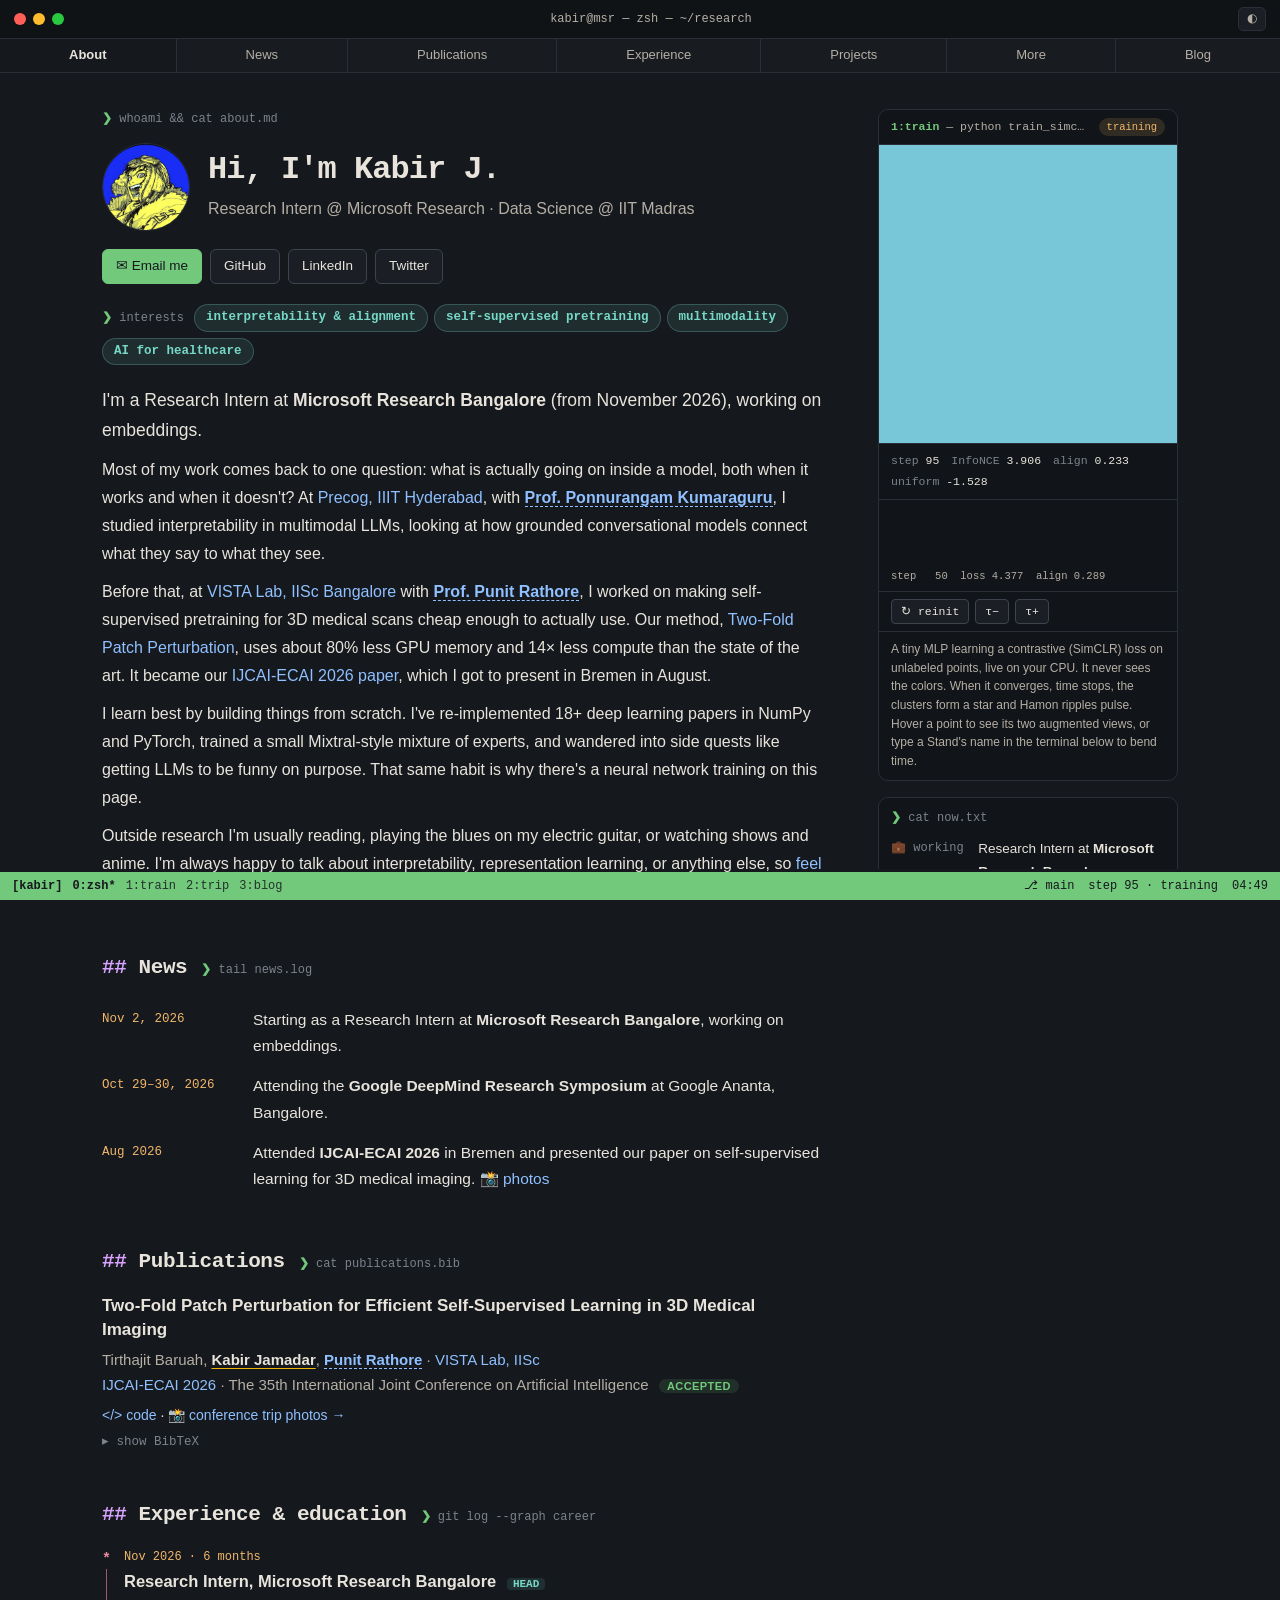
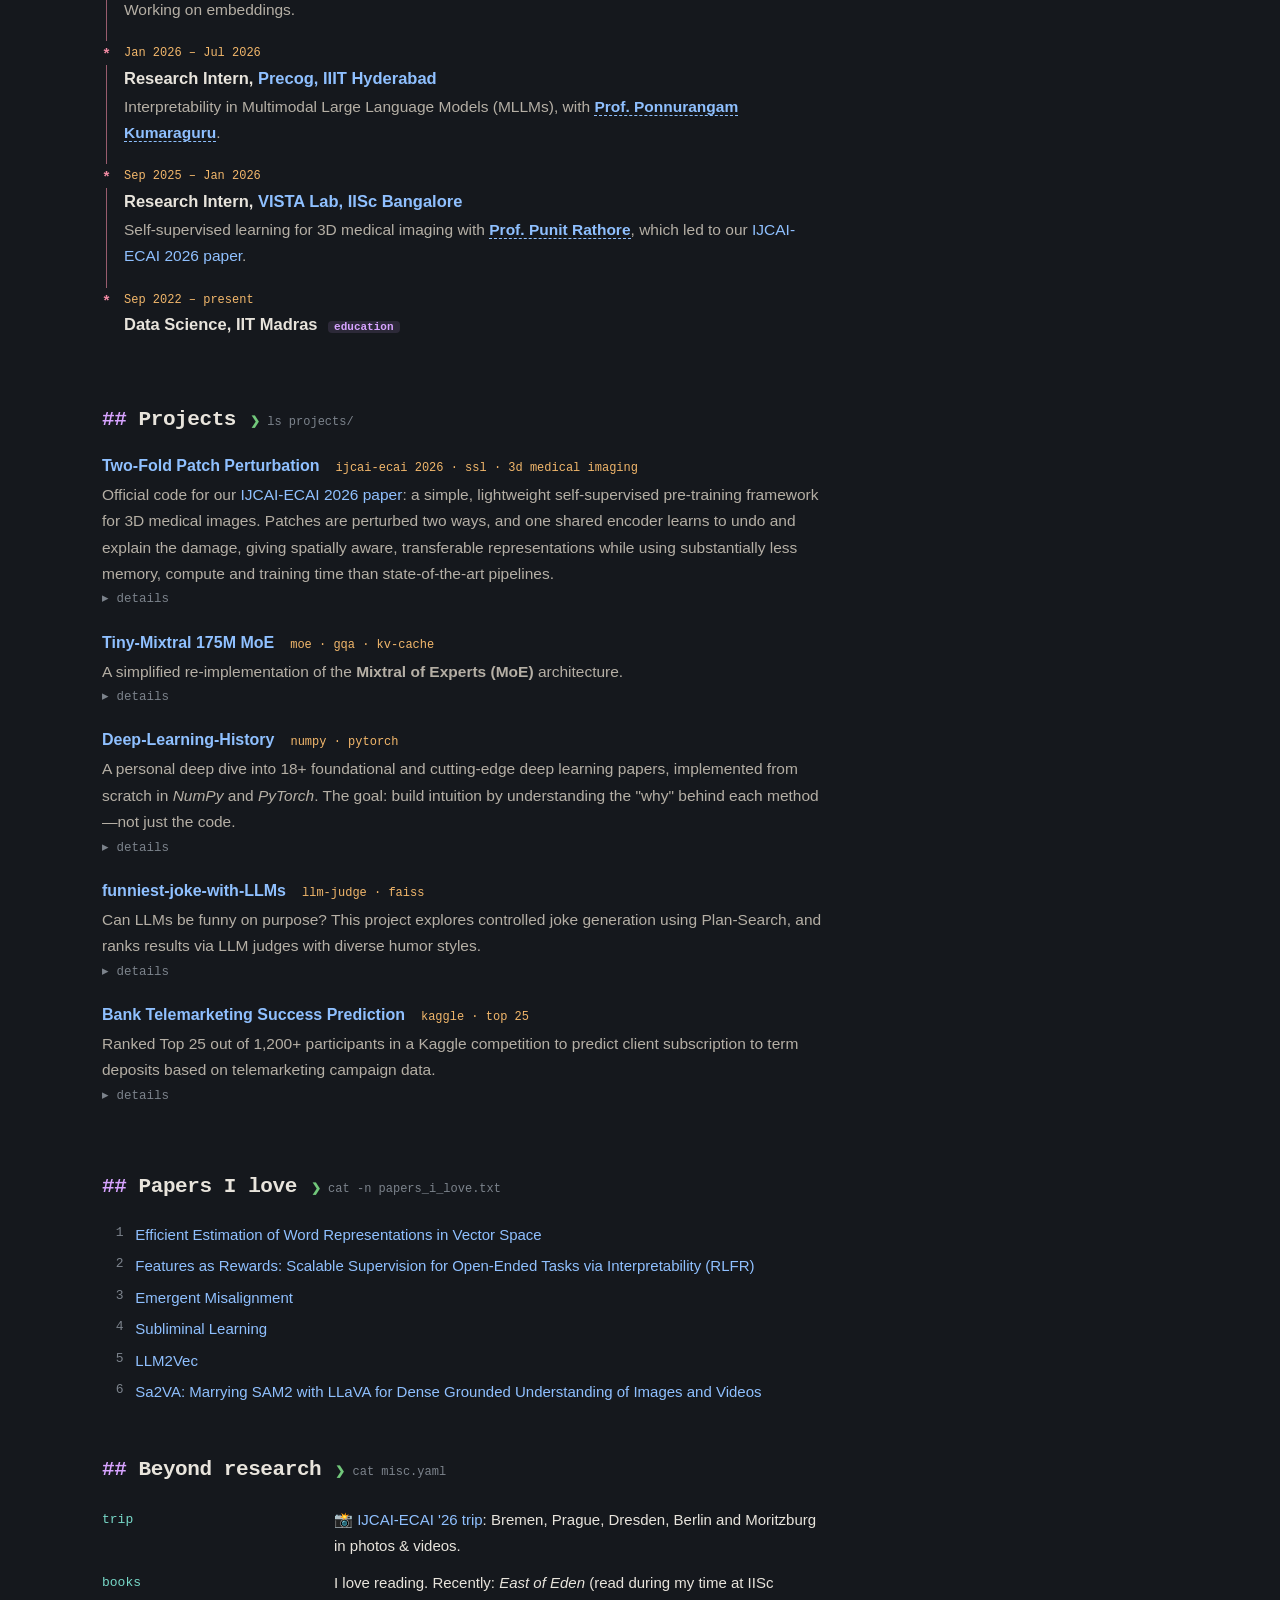
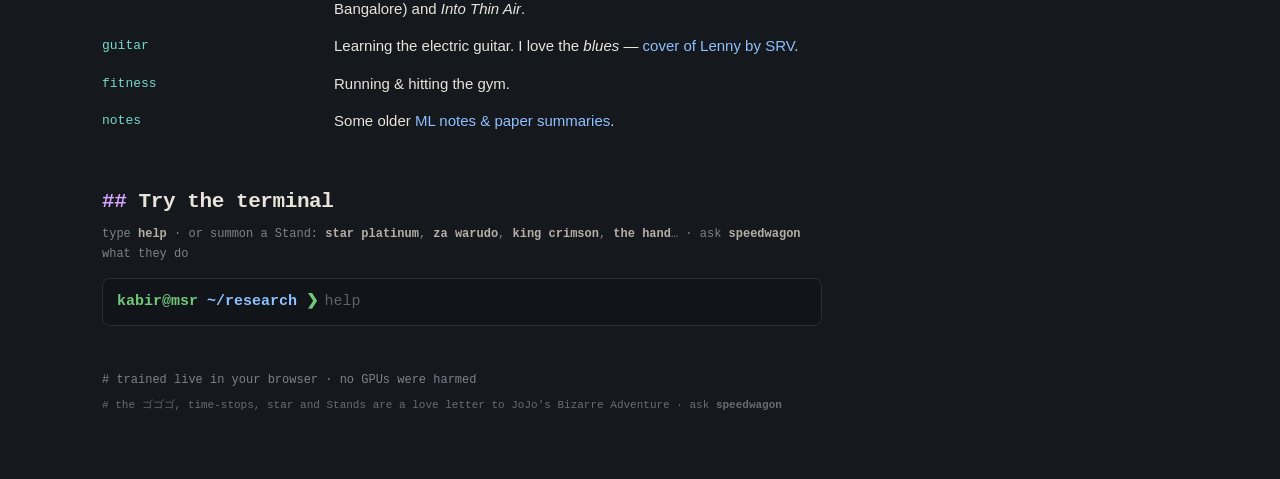
<file: index.html>
<!DOCTYPE html>
<html lang="en">
<head>
    <meta charset="UTF-8">
    <meta name="viewport" content="width=device-width, initial-scale=1.0">
    <link rel="icon" href="static/icon_1.png">
    <title>Kabir J</title>
    <meta name="description" content="Kabir Jamadar — research on interpretability, self-supervised learning, embeddings and multimodal LLMs.">
    <script>
        var t = 'dark';                                   // black by default; ◐ switches and is remembered
        try { t = localStorage.getItem('theme') || t; } catch (e) {}
        document.documentElement.dataset.theme = t;
    </script>
    <link rel="stylesheet" href="styles.css">
</head>
<body>
    <header class="titlebar">
        <div class="titlebar-top">
            <span class="dots" aria-hidden="true"><i></i><i></i><i></i></span>
            <span class="title">kabir@msr — zsh — ~/research</span>
            <button id="theme-toggle" class="theme-btn" type="button" aria-label="Toggle dark mode">◐</button>
        </div>
        <nav class="tabs" aria-label="Sections">
            <a href="#about">About</a>
            <a href="#news">News</a>
            <a href="#publications">Publications</a>
            <a href="#career">Experience</a>
            <a href="#projects">Projects</a>
            <a href="#misc">More</a>
            <a href="blog.html">Blog</a>
        </nav>
    </header>

    <div class="panes">
        <section class="session session-a" aria-label="About">
            <div class="cmd hero" id="about">
                <div class="cmdline"><span class="arrow">❯</span> whoami &amp;&amp; cat about.md</div>
                <div class="who">
                    <img class="avatar" src="static/avatar.jpg" alt="Kabir's avatar" width="88" height="88">
                    <div>
                        <h1>Hi, I'm Kabir J.</h1>
                        <div class="tagline">Research Intern @ Microsoft Research · Data Science @ IIT Madras</div>
                    </div>
                </div>
                <div class="links">
                    <a class="primary" href="mailto:kabir25.dl@gmail.com">✉ Email me</a>
                    <a href="https://github.com/kabir2505">GitHub</a>
                    <a href="https://www.linkedin.com/in/kabir-jamadar-31b679249/">LinkedIn</a>
                    <a href="https://twitter.com/kabir_j25">Twitter</a>
                </div>
                <div class="interests" aria-label="Research interests">
                    <span class="chips-label">interests</span>
                    <span class="chip" title="Understanding what models represent internally, why they behave the way they do, and making them reliably do what we intend.">interpretability &amp; alignment</span>
                    <span class="chip" title="Learning useful representations from unlabeled data, like the model training on this page.">self-supervised pretraining</span>
                    <span class="chip" title="How models tie language to what is actually in an image, and what they rely on when they talk about it.">multimodality</span>
                    <span class="chip" title="Making representation learning cheap and reliable enough for medical imaging, where labels are scarce and expensive.">AI for healthcare</span>
                </div>
                <div class="prose">
                    <p class="lede">I'm a Research Intern at <b>Microsoft Research Bangalore</b> (from November 2026), working on embeddings.</p>
                    <p>Most of my work comes back to one question: what is actually going on inside a model, both when it works and when it doesn't?
                        At <a href="https://precog.iiit.ac.in/">Precog, IIIT Hyderabad</a>, with <a class="prof" href="https://scholar.google.com/citations?user=MfzQyP8AAAAJ&hl=en">Prof. Ponnurangam Kumaraguru</a>, I studied interpretability in multimodal LLMs,
                        looking at how grounded conversational models connect what they say to what they see.</p>
                    <p>Before that, at <a href="https://www.vistalabiisc.com/">VISTA Lab, IISc Bangalore</a> with <a class="prof" href="https://www.vistalabiisc.com/P_portfolio">Prof. Punit Rathore</a>,
                        I worked on making self-supervised pretraining for 3D medical scans cheap enough to actually use. Our method,
                        <a href="https://github.com/kabir2505/Two-Fold">Two-Fold Patch Perturbation</a>, uses about 80% less GPU memory and 14× less compute
                        than the state of the art. It became our <a href="#publications">IJCAI-ECAI 2026 paper</a>, which I got to present in Bremen in August.</p>
                    <p>I learn best by building things from scratch. I've re-implemented 18+ deep learning papers in NumPy and PyTorch, trained a small
                        Mixtral-style mixture of experts, and wandered into side quests like getting LLMs to be funny on purpose.
                        That same habit is why there's a neural network training on this page.</p>
                    <p>Outside research I'm usually reading, playing the blues on my electric guitar, or watching shows and anime. I'm always happy to talk about
                        interpretability, representation learning, or anything else, so <a href="mailto:kabir25.dl@gmail.com">feel free to reach out</a>.</p>
                </div>
            </div>
        </section>

        <div class="side-col">
        <aside class="pane train" id="train" aria-labelledby="train-h">
            <div class="pane-head">
                <span id="train-h"><span class="win-n">1:train</span> — python train_simclr.py --tau <span data-tau>0.20</span></span>
                <span class="pill" data-status>training</span>
            </div>
            <div class="canvas-wrap">
                <canvas id="ssl-canvas" role="img" aria-label="A small neural network training live with a contrastive loss; points cluster around a circle and form a star when it converges."></canvas>
                <div id="ssl-tip" class="tip" hidden></div>
                <div id="tbc" class="tbc" aria-hidden="true">To Be Continued</div>
            </div>
            <div class="stats">
                <span>step <b id="m-step">0</b></span>
                <span>InfoNCE <b id="m-loss">—</b></span>
                <span>align <b id="m-align">—</b></span>
                <span>uniform <b id="m-unif">—</b></span>
            </div>
            <div id="train-log" class="log" aria-live="off"></div>
            <div class="keys">
                <button type="button" data-reinit>↻ reinit</button>
                <button type="button" data-tau-step="-0.05" aria-label="Lower temperature">τ−</button>
                <button type="button" data-tau-step="0.05" aria-label="Raise temperature">τ+</button>
            </div>
            <p class="pane-note">A tiny MLP learning a contrastive (SimCLR) loss on unlabeled points, live on your CPU. It never sees the colors.
                When it converges, time stops, the clusters form a star and Hamon ripples pulse. Hover a point to see its two augmented views,
                or type a Stand's name in the terminal below to bend time.</p>
        </aside>
        <aside class="now" aria-label="Currently">
            <div class="now-head"><span class="arrow">❯</span> cat now.txt</div>
            <div class="now-row"><span class="now-k">💼 working</span><span>Research Intern at <b>Microsoft Research Bangalore</b></span></div>
            <div class="now-row"><span class="now-k">📖 reading</span><span><i>All the Pretty Horses</i> by Cormac McCarthy</span></div>
            <div class="now-row"><span class="now-k">🎸 learning</span><span><a href="https://www.youtube.com/results?search_query=guthrie+govan+remember+when"><i>Remember When</i></a> by Guthrie Govan</span></div>
        </aside>
        </div>

        <section class="session session-b" aria-label="Details">
            <div class="cmd" id="news">
                <div class="sec-head"><h2>News</h2><span class="cmdline"><span class="arrow">❯</span> tail news.log</span></div>
                <ul class="out news">
                    <li data-date="2026-11-02">
                        <span class="when">Nov 2, 2026</span>
                        <span class="what">Starting as a Research Intern at <b>Microsoft Research Bangalore</b>, working on embeddings.</span>
                    </li>
                    <li data-date="2026-10-29" data-end="2026-10-30">
                        <span class="when">Oct 29–30, 2026</span>
                        <span class="what">Attending the <b>Google DeepMind Research Symposium</b> at Google Ananta, Bangalore.</span>
                    </li>
                    <li data-date="2026-08-01">
                        <span class="when">Aug 2026</span>
                        <span class="what">Attended <b>IJCAI-ECAI 2026</b> in Bremen and presented our paper on self-supervised learning for 3D medical imaging. <a href="trip.html">📸 photos</a></span>
                    </li>
                </ul>
            </div>

            <div class="cmd" id="publications">
                <div class="sec-head"><h2>Publications</h2><span class="cmdline"><span class="arrow">❯</span> cat publications.bib</span></div>
                <div class="out pub">
                    <div class="pub-title">Two-Fold Patch Perturbation for Efficient Self-Supervised Learning in 3D Medical Imaging</div>
                    <div class="pub-meta">Tirthajit Baruah, <span class="me">Kabir Jamadar</span>, <a class="prof" href="https://www.vistalabiisc.com/P_portfolio">Punit Rathore</a> · <a href="https://www.vistalabiisc.com/">VISTA Lab, IISc</a></div>
                    <div class="pub-meta"><a href="https://2026.ijcai.org/">IJCAI-ECAI 2026</a> · The 35th International Joint Conference on Artificial Intelligence <span class="badge">accepted</span></div>
                    <div class="pub-links"><a href="https://github.com/kabir2505/Two-Fold">&lt;/&gt; code</a> · <a href="trip.html">📸 conference trip photos →</a></div>
                    <details>
                        <summary>show BibTeX</summary>
                        <div class="bib"><span class="at">@inproceedings</span>{<span class="key">baruah2026twofold</span>,
  <span class="f">title</span>     = {Two-Fold Patch Perturbation for Efficient Self-Supervised Learning in 3D Medical Imaging},
  <span class="f">author</span>    = {Baruah, Tirthajit and Jamadar, Kabir and Rathore, Punit},
  <span class="f">booktitle</span> = {IJCAI-ECAI 2026: The 35th International Joint Conference on Artificial Intelligence},
  <span class="f">year</span>      = {2026}
}</div>
                    </details>
                </div>
            </div>

            <div class="cmd" id="career">
                <div class="sec-head"><h2>Experience &amp; education</h2><span class="cmdline"><span class="arrow">❯</span> git log --graph career</span></div>
                <div class="out gitlog">
                    <div class="commit">
                        <div class="date">Nov 2026 · 6 months</div>
                        <div class="msg"><b>Research Intern, Microsoft Research Bangalore</b> <span class="ref">HEAD</span></div>
                        <div class="desc">Working on embeddings.</div>
                    </div>
                    <div class="commit">
                        <div class="date">Jan 2026 – Jul 2026</div>
                        <div class="msg"><b>Research Intern, <a href="https://precog.iiit.ac.in/">Precog, IIIT Hyderabad</a></b></div>
                        <div class="desc">Interpretability in Multimodal Large Language Models (MLLMs), with <a class="prof" href="https://scholar.google.com/citations?user=MfzQyP8AAAAJ&hl=en">Prof. Ponnurangam Kumaraguru</a>.</div>
                    </div>
                    <div class="commit">
                        <div class="date">Sep 2025 – Jan 2026</div>
                        <div class="msg"><b>Research Intern, <a href="https://www.vistalabiisc.com/">VISTA Lab, IISc Bangalore</a></b></div>
                        <div class="desc">Self-supervised learning for 3D medical imaging with <a class="prof" href="https://www.vistalabiisc.com/P_portfolio">Prof. Punit Rathore</a>, which led to our <a href="#publications">IJCAI-ECAI 2026 paper</a>.</div>
                    </div>
                    <div class="commit last">
                        <div class="date">Sep 2022 – present</div>
                        <div class="msg"><b>Data Science, IIT Madras</b> <span class="ref tag">education</span></div>
                    </div>
                </div>
            </div>

            <div class="cmd" id="projects">
                <div class="sec-head"><h2>Projects</h2><span class="cmdline"><span class="arrow">❯</span> ls projects/</span></div>
                <div class="out projects">
                    <div class="proj">
                        <div class="row"><a class="pname" href="https://github.com/kabir2505/Two-Fold">Two-Fold Patch Perturbation</a><span class="tags">ijcai-ecai 2026 · ssl · 3d medical imaging</span></div>
                        <p class="desc">Official code for our <a href="#publications">IJCAI-ECAI 2026 paper</a>: a simple, lightweight self-supervised pre-training framework for 3D medical images.
                            Patches are perturbed two ways, and one shared encoder learns to undo and explain the damage, giving spatially aware, transferable representations
                            while using substantially less memory, compute and training time than state-of-the-art pipelines.</p>
                        <details>
                            <summary>details</summary>
                            <div class="tree">
                                <div>├── perturbations: Bernoulli patch masking + discrete rotations</div>
                                <div>├── objective: shared encoder, three heads: reconstruction, perturbation localization, rotation prediction</div>
                                <div>├── downstream: segmentation (BTCV, AMOS, WORD, LiTS, MM-WHS, Spleen, BraTS'18) and classification, incl. modality shift</div>
                                <div>├── results: beats general SSL baselines; competitive or better than recent medical SSL methods</div>
                                <div>└── code: YAML configs + torchrun DDP scripts for pre-training, fine-tuning and evaluation</div>
                            </div>
                        </details>
                    </div>
                    <div class="proj">
                        <div class="row"><a class="pname" href="https://github.com/kabir2505/tiny-mixtral">Tiny-Mixtral 175M MoE</a><span class="tags">moe · gqa · kv-cache</span></div>
                        <p class="desc">A simplified re-implementation of the <b>Mixtral of Experts (MoE)</b> architecture.</p>
                        <details>
                            <summary>details</summary>
                            <div class="tree">
                                <div>├── core: MoE, GQA, KV Caching, Sliding Window Attention, Rolling Buffer KV Cache</div>
                                <div>├── dataset: <a href="https://huggingface.co/datasets/tiny_stories">TinyStories</a></div>
                                <div>├── hardware: NVIDIA Tesla P100, Kaggle Notebooks</div>
                                <div>└── paper: <a href="https://arxiv.org/abs/2401.04088">Mixtral of Experts</a></div>
                            </div>
                        </details>
                    </div>
                    <div class="proj">
                        <div class="row"><a class="pname" href="https://github.com/kabir2505/Deep-Learning-History">Deep-Learning-History</a><span class="tags">numpy · pytorch</span></div>
                        <p class="desc">A personal deep dive into 18+ foundational and cutting-edge deep learning papers, implemented from scratch in <i>NumPy</i> and <i>PyTorch</i>. The goal: build intuition by understanding the "why" behind each method—not just the code.</p>
                        <details>
                            <summary>details</summary>
                            <div class="tree">
                                <div>├── foundations: LeNet, AlexNet</div>
                                <div>├── sequence: RNNs, LSTMs, word2vec, GloVe, Encoder-Decoder</div>
                                <div>├── transformers: BERT, GPT-1/2, LLaMA-2, Mixtral</div>
                                <div>├── generative: GANs, DCGANs, WGANs</div>
                                <div>├── vision: Vision Transformers</div>
                                <div>└── focus: Fine-tuning (LoRA, GPT-2), Multilingual NMT, Evaluation Metrics (BLEU, Classification)</div>
                            </div>
                        </details>
                    </div>
                    <div class="proj">
                        <div class="row"><a class="pname" href="https://github.com/kabir2505/funniest-joke-with-LLMs">funniest-joke-with-LLMs</a><span class="tags">llm-judge · faiss</span></div>
                        <p class="desc">Can LLMs be funny on purpose? This project explores controlled joke generation using Plan-Search, and ranks results via LLM judges with diverse humor styles.</p>
                        <details>
                            <summary>details</summary>
                            <div class="tree">
                                <div>├── modules: Joke Generation via Plan &amp; Search, LLM-as-Judge with 7+ humor personas, Novelty Detection using FAISS &amp; POS patterns</div>
                                <div>└── focus: Incongruity modeling, Subjective humor evaluation, Creative alignment in LLMs</div>
                            </div>
                        </details>
                    </div>
                    <div class="proj">
                        <div class="row"><a class="pname" href="https://github.com/kabir2505/Prediction_of_Bank_Telemarketing">Bank Telemarketing Success Prediction</a><span class="tags">kaggle · top 25</span></div>
                        <p class="desc">Ranked Top 25 out of 1,200+ participants in a Kaggle competition to predict client subscription to term deposits based on telemarketing campaign data.</p>
                        <details>
                            <summary>details</summary>
                            <div class="tree">
                                <div>├── eda: Uncovered trends, patterns, and relationships within the data</div>
                                <div>├── preprocessing: Handled missing values, outliers, and applied feature scaling</div>
                                <div>├── modeling: Logistic Regression, SVM, Random Forest, XGBoost</div>
                                <div>└── optimization: Cross-validation and hyperparameter tuning to boost performance</div>
                            </div>
                        </details>
                    </div>
                </div>
            </div>

            <div class="cmd" id="papers">
                <div class="sec-head"><h2>Papers I love</h2><span class="cmdline"><span class="arrow">❯</span> cat -n papers_i_love.txt</span></div>
                <ol class="out numbered">
                    <li><a href="https://arxiv.org/abs/1301.3781">Efficient Estimation of Word Representations in Vector Space</a></li>
                    <li><a href="https://arxiv.org/abs/2602.10067">Features as Rewards: Scalable Supervision for Open-Ended Tasks via Interpretability (RLFR)</a></li>
                    <li><a href="https://arxiv.org/abs/2502.17424">Emergent Misalignment</a></li>
                    <li><a href="https://arxiv.org/abs/2507.14805">Subliminal Learning</a></li>
                    <li><a href="https://arxiv.org/abs/2404.05961">LLM2Vec</a></li>
                    <li><a href="https://arxiv.org/abs/2501.04001">Sa2VA: Marrying SAM2 with LLaVA for Dense Grounded Understanding of Images and Videos</a></li>
                </ol>
            </div>

            <div class="cmd" id="misc">
                <div class="sec-head"><h2>Beyond research</h2><span class="cmdline"><span class="arrow">❯</span> cat misc.yaml</span></div>
                <div class="out yaml">
                    <div class="ln"><span class="k">trip</span><span class="v"><a href="trip.html">📸 IJCAI-ECAI '26 trip</a>: Bremen, Prague, Dresden, Berlin and Moritzburg in photos &amp; videos.</span></div>
                    <div class="ln"><span class="k">books</span><span class="v">I love reading. Recently: <i>East of Eden</i> (read during my time at IISc Bangalore) and <i>Into Thin Air</i>.</span></div>
                    <div class="ln"><span class="k">guitar</span><span class="v">Learning the electric guitar. I love the <i>blues</i> — <a href="https://www.instagram.com/reel/DBQVX_gOtk9/?utm_source=ig_web_copy_link&igsh=MzRlODBiNWFlZA==">cover of Lenny by SRV</a>.</span></div>
                    <div class="ln"><span class="k">fitness</span><span class="v">Running &amp; hitting the gym.</span></div>
                    <div class="ln"><span class="k">notes</span><span class="v">Some older <a href="https://kabir25.notion.site/Notes-Blogs-1953fc08703280e48025f01d853e26c6">ML notes &amp; paper summaries</a>.</span></div>
                </div>
            </div>

            <div class="cmd" id="play">
                <div class="sec-head"><h2>Try the terminal</h2><span class="cmdline">type <b>help</b> · or summon a Stand: <b>star platinum</b>, <b>za warudo</b>, <b>king crimson</b>, <b>the hand</b>… · ask <b>speedwagon</b> what they do</span></div>
                <div id="repl-out"></div>
                <form id="repl" class="ps1 live" autocomplete="off">
                    <label for="repl-in"><span class="u">kabir@msr</span> <span class="p">~/research</span> <span class="arrow">❯</span></label>
                    <input id="repl-in" type="text" spellcheck="false" autocapitalize="off" autocorrect="off" placeholder="help" aria-label="Type a command">
                </form>
            </div>

            <footer class="foot">
                <span class="dim"># trained live in your browser · no GPUs were harmed</span>
                <span class="dim jojo-note"># the ゴゴゴ, time-stops, star and Stands are a love letter to JoJo's Bizarre Adventure · ask <b>speedwagon</b></span>
                <span class="res"><a href="https://kabir25.notion.site/Res-1eb3fc08703280a988e2df082a443e1c?pvs=4">Res</a></span>
            </footer>
        </section>
    </div>

    <footer class="statusbar">
        <span class="sb-name">[kabir]</span>
        <a class="win active" href="#about">0:zsh*</a>
        <a class="win" href="#train">1:train</a>
        <a class="win" href="trip.html">2:trip</a>
        <a class="win" href="blog.html">3:blog</a>
        <span class="sb-right">
            <span class="sb-branch">⎇ main</span>
            <span class="sb-run">step <span data-step>0</span> · <span data-status>training</span></span>
            <span id="clock"></span>
        </span>
    </footer>

    <script src="ssl.js" defer></script>
    <script src="script.js" defer></script>
</body>
</html>
</file>
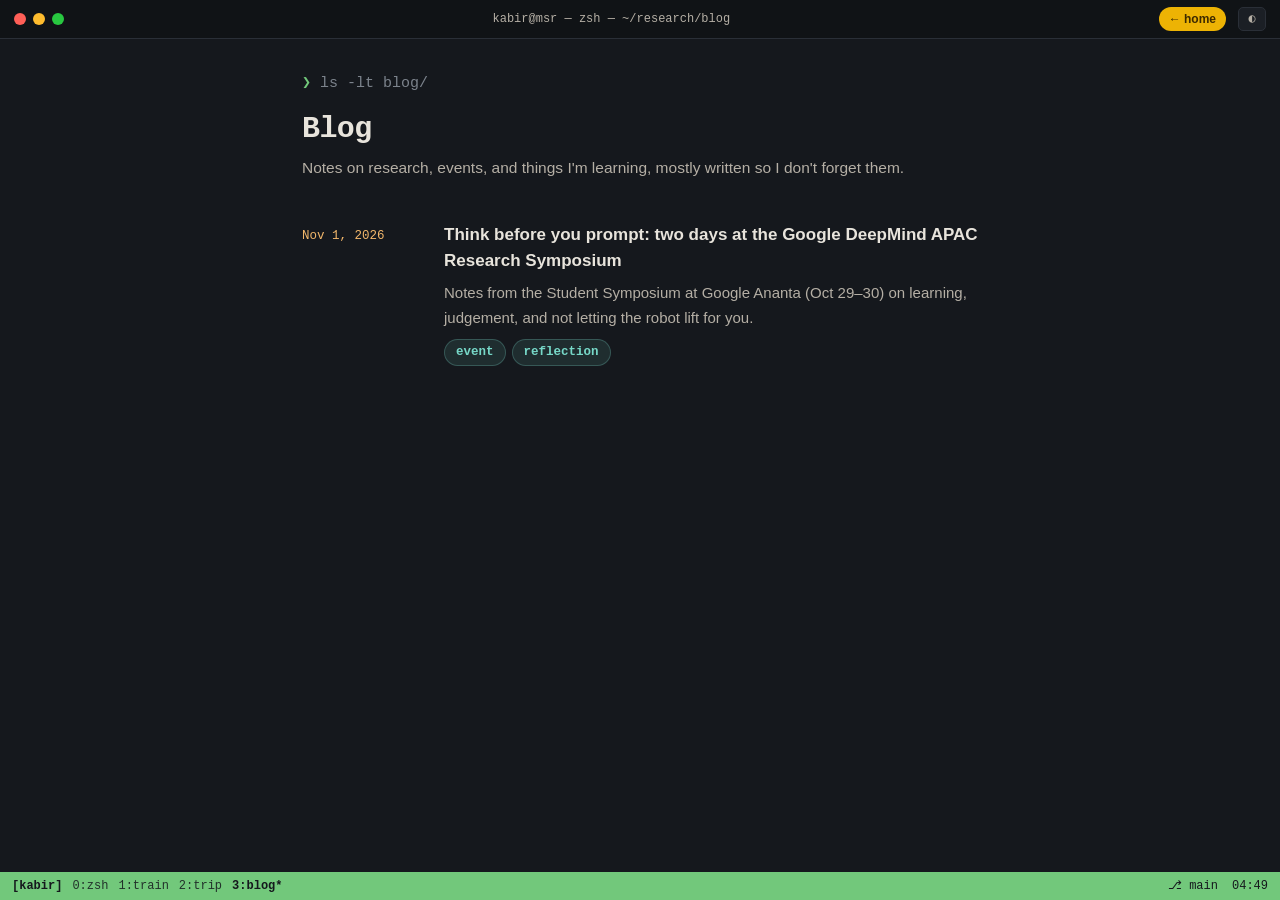
<file: blog.html>
<!DOCTYPE html>
<html lang="en">
<head>
    <meta charset="UTF-8">
    <meta name="viewport" content="width=device-width, initial-scale=1.0">
    <link rel="icon" href="static/icon_1.png">
    <title>Blog · Kabir J</title>
    <meta name="description" content="Kabir Jamadar's blog: notes on research, events and learning.">
    <script>
        var t = 'dark';                                   // black by default; ◐ switches and is remembered
        try { t = localStorage.getItem('theme') || t; } catch (e) {}
        document.documentElement.dataset.theme = t;
    </script>
    <link rel="stylesheet" href="styles.css">
    <link rel="preload" href="blog/posts.json" as="fetch" crossorigin>
</head>
<body>
    <header class="titlebar">
        <div class="titlebar-top">
            <span class="dots" aria-hidden="true"><i></i><i></i><i></i></span>
            <span class="title"><a href="index.html">kabir@msr — zsh — ~/research</a>/blog</span>
            <a class="trip-pill" href="index.html">← home</a>
            <button id="theme-toggle" class="theme-btn" type="button" aria-label="Toggle dark mode">◐</button>
        </div>
    </header>

    <main class="solo blog">
        <div class="ps1"><span class="arrow">❯</span> <span class="c">ls -lt blog/</span></div>
        <h1>Blog</h1>
        <p class="lede">Notes on research, events, and things I'm learning, mostly written so I don't forget them.</p>
        <div id="blog-list" class="post-list"><p class="dim">loading…</p></div>
    </main>

    <footer class="statusbar">
        <span class="sb-name">[kabir]</span>
        <a class="win" href="index.html">0:zsh</a>
        <a class="win" href="index.html#train">1:train</a>
        <a class="win" href="trip.html">2:trip</a>
        <a class="win active" href="blog.html">3:blog*</a>
        <span class="sb-right">
            <span class="sb-branch">⎇ main</span>
            <span id="clock"></span>
        </span>
    </footer>

    <script src="script.js" defer></script>
    <script src="blog.js" defer></script>
</body>
</html>
</file>
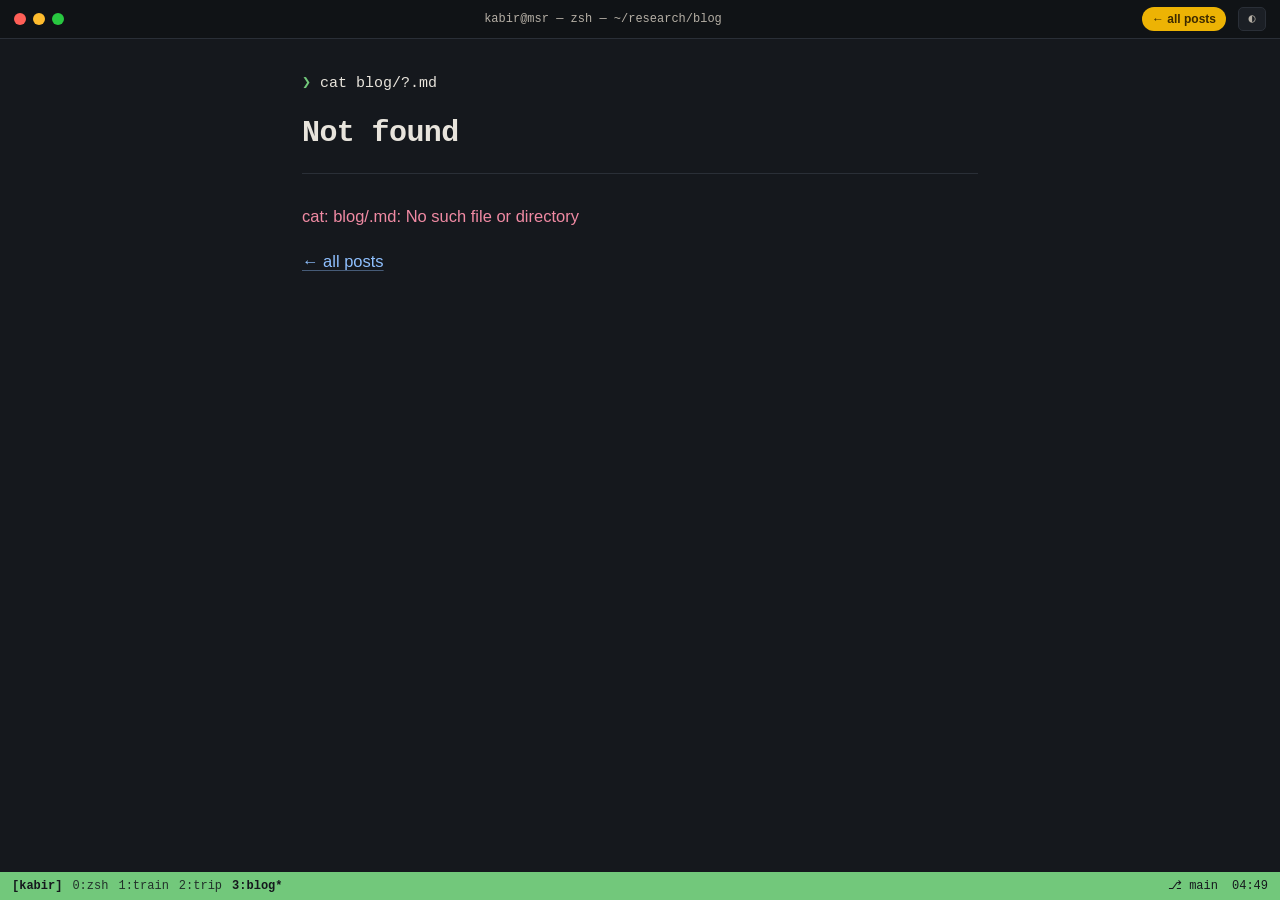
<file: post.html>
<!DOCTYPE html>
<html lang="en">
<head>
    <meta charset="UTF-8">
    <meta name="viewport" content="width=device-width, initial-scale=1.0">
    <link rel="icon" href="static/icon_1.png">
    <title>Post · Kabir J</title>
    <script>
        var t = 'dark';                                   // black by default; ◐ switches and is remembered
        try { t = localStorage.getItem('theme') || t; } catch (e) {}
        document.documentElement.dataset.theme = t;
    </script>
    <link rel="stylesheet" href="styles.css">
    <link rel="preload" href="blog/posts.json" as="fetch" crossorigin>
</head>
<body>
    <div class="progress" aria-hidden="true"><div id="progress"></div></div>
    <header class="titlebar">
        <div class="titlebar-top">
            <span class="dots" aria-hidden="true"><i></i><i></i><i></i></span>
            <span class="title"><a href="index.html">kabir@msr — zsh — ~/research</a>/<a href="blog.html">blog</a></span>
            <a class="trip-pill" href="blog.html">← all posts</a>
            <button id="theme-toggle" class="theme-btn" type="button" aria-label="Toggle dark mode">◐</button>
        </div>
    </header>

    <main class="solo blog">
        <div class="ps1" id="post-cmd"><span class="arrow">❯</span> cat blog/…</div>
        <header class="post-head">
            <div class="post-meta" id="post-meta"></div>
            <h1 id="post-title">Loading…</h1>
            <p class="lede" id="post-dek"></p>
        </header>
        <hr class="post-rule">
        <article id="post" class="post-body"></article>
        <div id="post-eof" class="post-eof dim" hidden># EOF</div>
        <nav id="post-nav" class="post-nav" aria-label="More posts"></nav>
    </main>

    <footer class="statusbar">
        <span class="sb-name">[kabir]</span>
        <a class="win" href="index.html">0:zsh</a>
        <a class="win" href="index.html#train">1:train</a>
        <a class="win" href="trip.html">2:trip</a>
        <a class="win active" href="blog.html">3:blog*</a>
        <span class="sb-right">
            <span class="sb-branch">⎇ main</span>
            <span id="clock"></span>
        </span>
    </footer>

    <script src="script.js" defer></script>
    <script src="blog.js" defer></script>
</body>
</html>
</file>
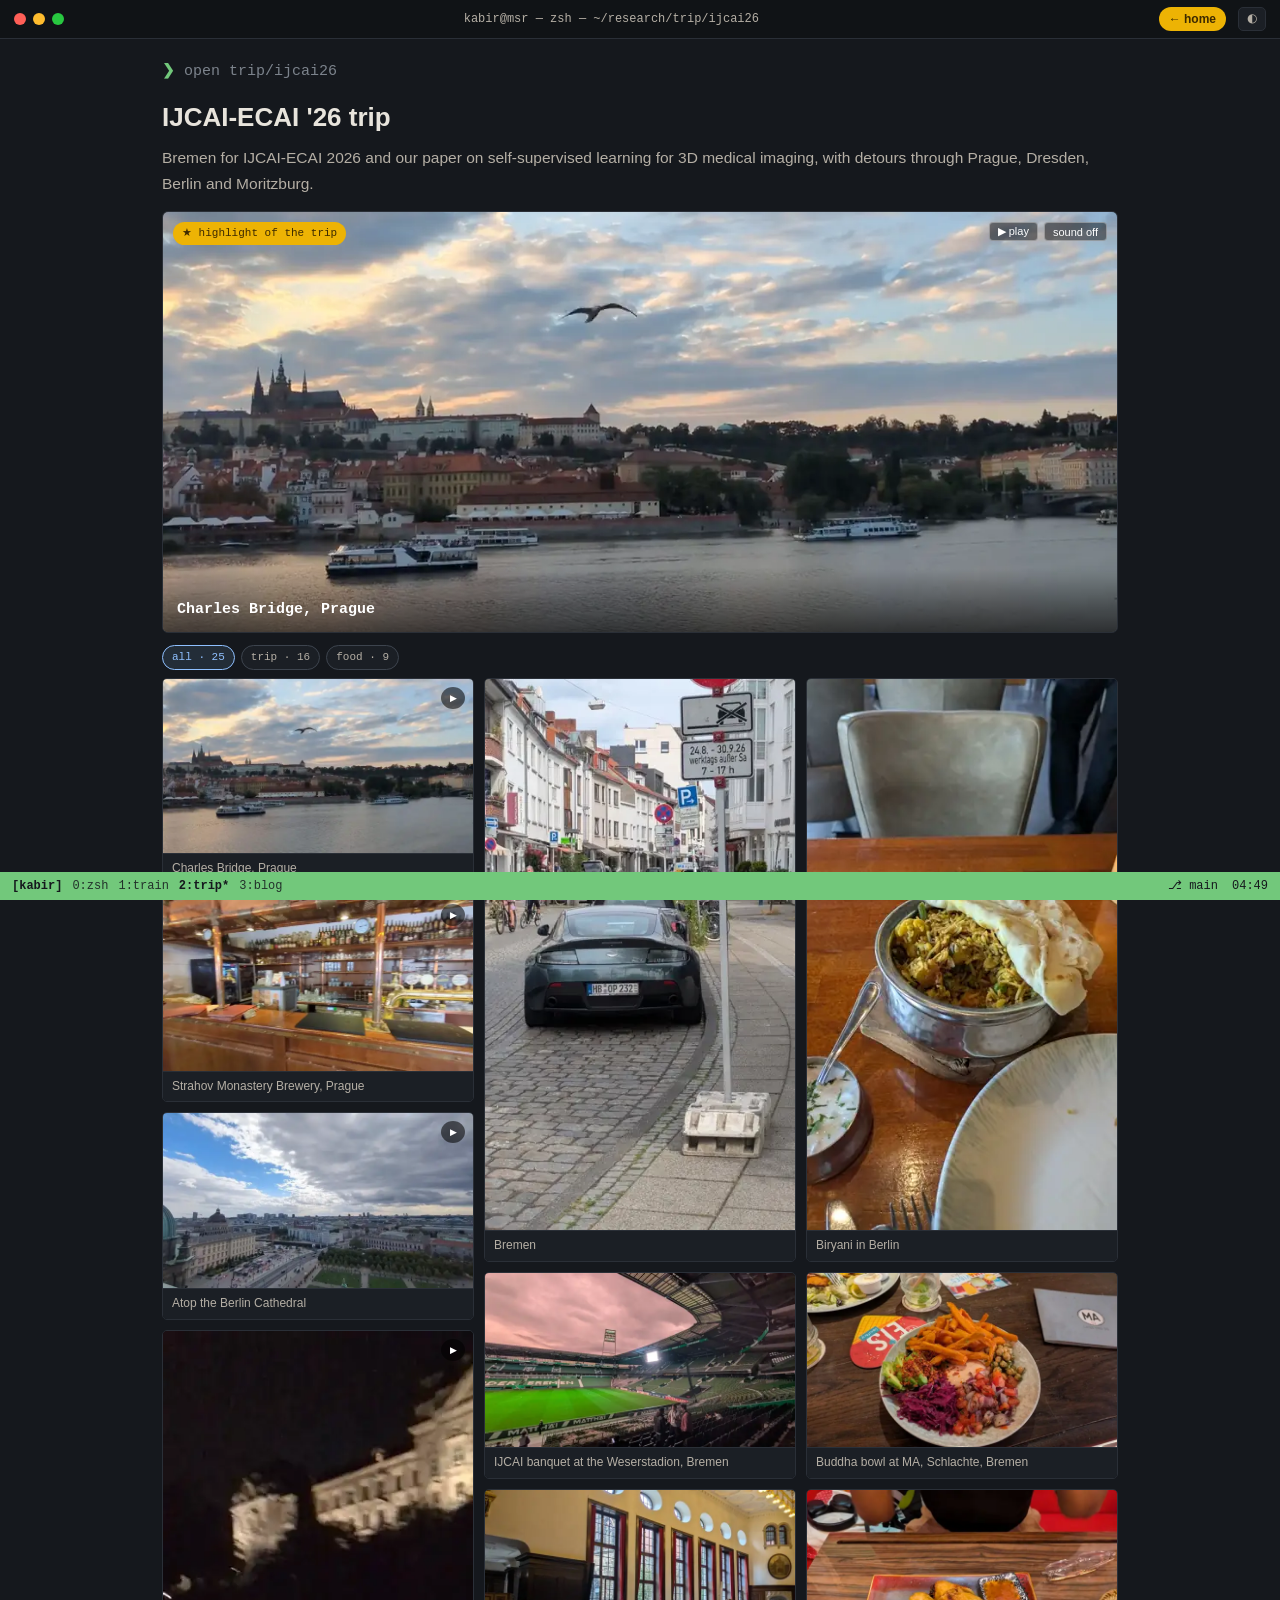
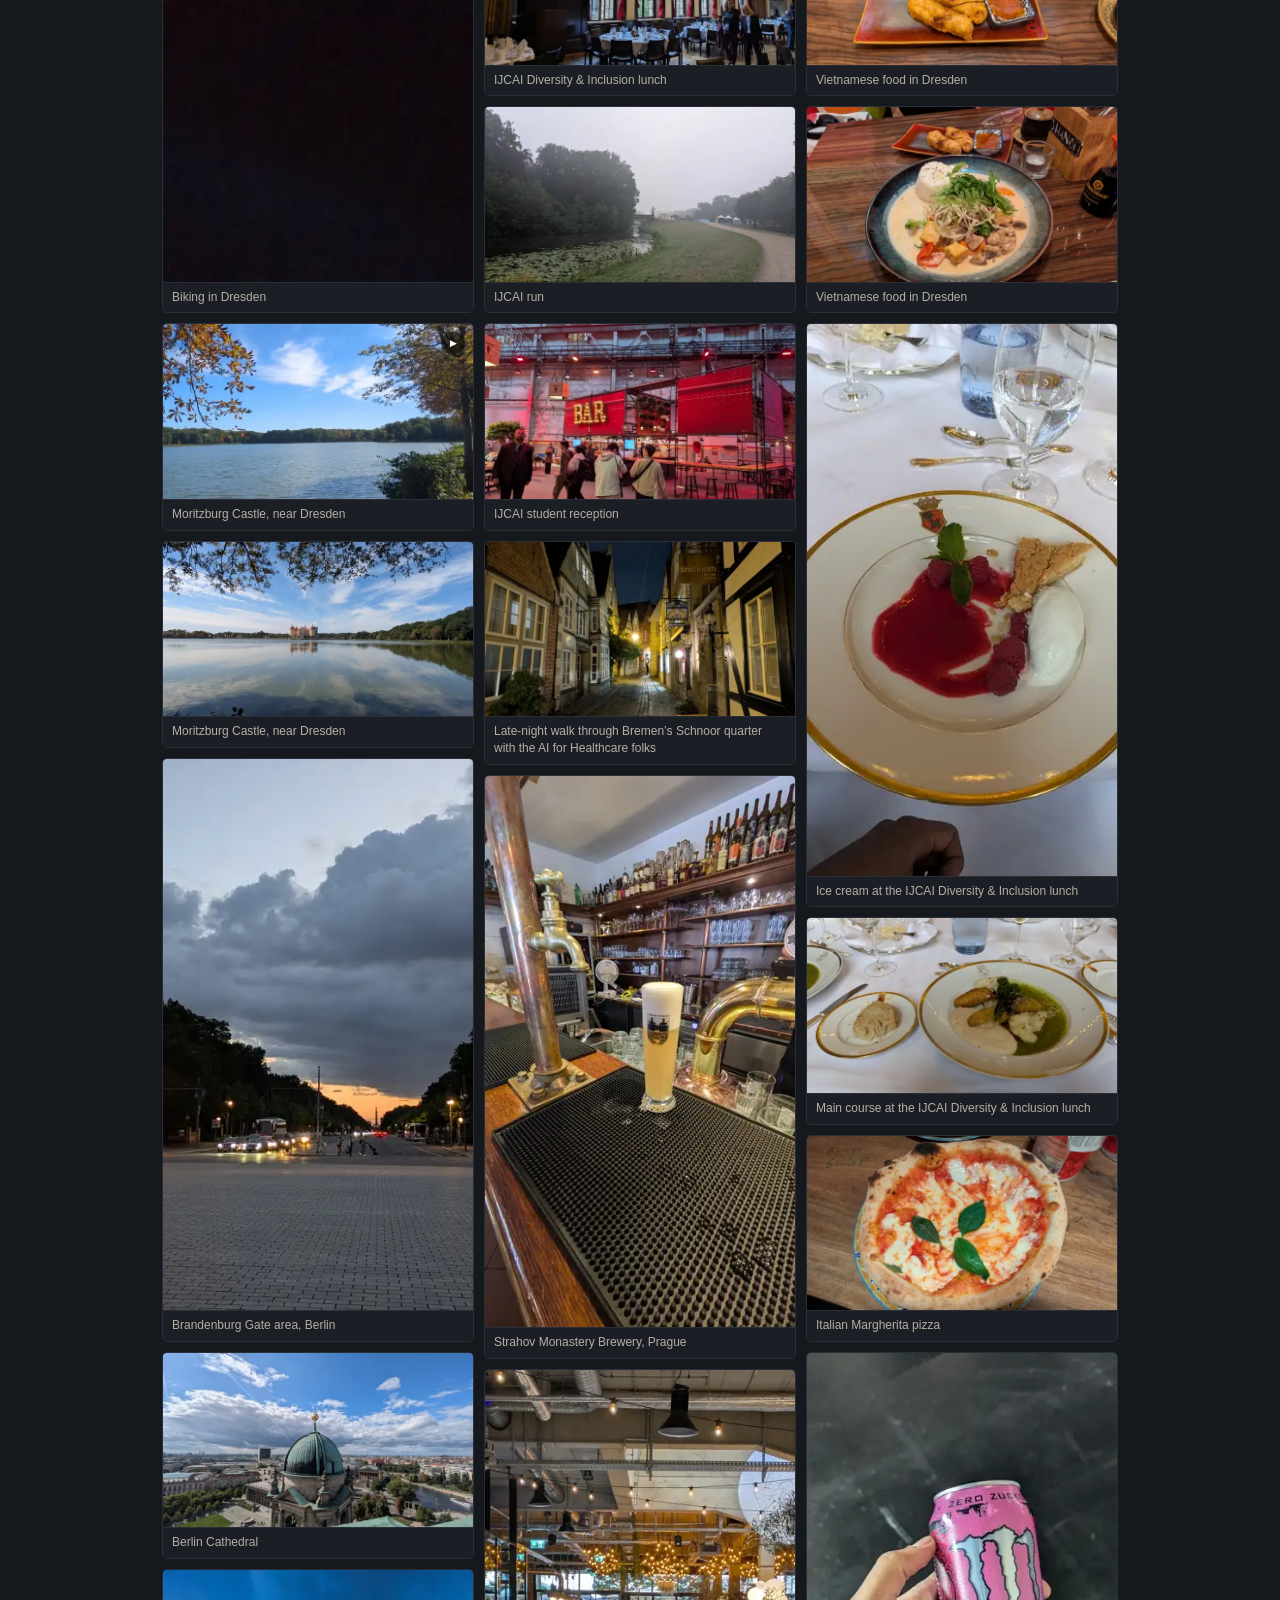
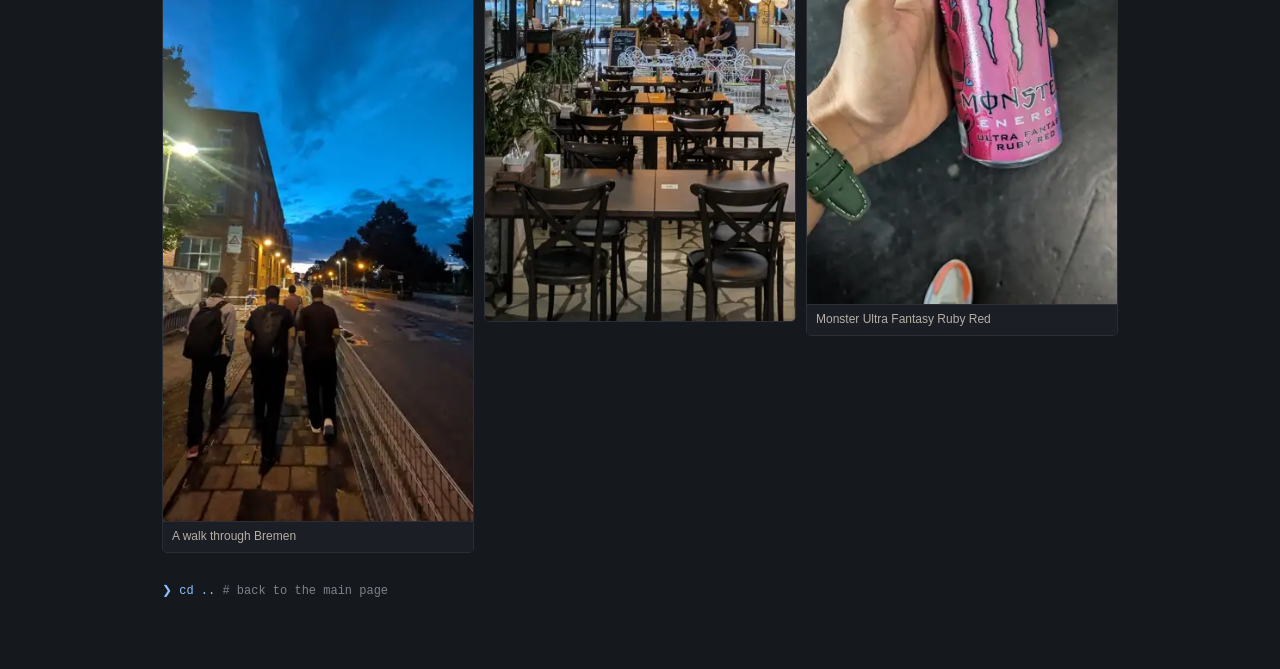
<file: trip.html>
<!DOCTYPE html>
<html lang="en">
<head>
    <meta charset="UTF-8">
    <meta name="viewport" content="width=device-width, initial-scale=1.0">
    <link rel="icon" href="static/icon_1.png">
    <title>IJCAI '26 Trip · Kabir J</title>
    <meta name="description" content="Photos and videos from Kabir's IJCAI-ECAI 2026 trip: Bremen, Prague, Dresden, Berlin and Moritzburg.">
    <script>
        var t = 'dark';                                   // black by default; ◐ switches and is remembered
        try { t = localStorage.getItem('theme') || t; } catch (e) {}
        document.documentElement.dataset.theme = t;
    </script>
    <link rel="stylesheet" href="styles.css">
    <link rel="preload" href="static/ijcai/gallery.json" as="fetch" crossorigin>
    <link rel="preload" href="gallery.js" as="script">
</head>
<body>
    <header class="titlebar">
        <div class="titlebar-top">
            <span class="dots" aria-hidden="true"><i></i><i></i><i></i></span>
            <span class="title"><a href="index.html">kabir@msr — zsh — ~/research</a>/trip/ijcai26</span>
            <a class="trip-pill" href="index.html">← home</a>
            <button id="theme-toggle" class="theme-btn" type="button" aria-label="Toggle dark mode">◐</button>
        </div>
    </header>

    <main class="solo">
        <div class="ps1"><span class="arrow">❯</span> <span class="c">open trip/ijcai26</span></div>
        <h1>IJCAI-ECAI '26 trip</h1>
        <p class="lede">Bremen for IJCAI-ECAI 2026 and our paper on self-supervised learning for 3D medical imaging,
            with detours through Prague, Dresden, Berlin and Moritzburg.</p>
        <div id="gallery" class="gallery"><p class="g-status dim">loading photos…</p></div>
        <footer class="foot">
            <a href="index.html">❯ cd ..  <span class="dim"># back to the main page</span></a>
        </footer>
    </main>

    <footer class="statusbar">
        <span class="sb-name">[kabir]</span>
        <a class="win" href="index.html">0:zsh</a>
        <a class="win" href="index.html#train">1:train</a>
        <a class="win active" href="trip.html">2:trip*</a>
        <a class="win" href="blog.html">3:blog</a>
        <span class="sb-right">
            <span class="sb-branch">⎇ main</span>
            <span id="clock"></span>
        </span>
    </footer>

    <script src="script.js" defer></script>
    <script src="gallery.js" defer></script>
</body>
</html>
</file>
<file: styles.css>
/* ---------- terminal themes: light (GitHub light) by default, dark (Tokyo Night) on toggle ---------- */
:root {
    --paper: #ffffff;
    --panel: #ffffff;
    --panel-soft: #f6f8fa;
    --hover: #eaeef2;
    --ink: #1f2328;
    --muted: #424a53;
    --faint: #6e7781;
    --rule: #d0d7de;
    --rule-strong: #afb8c1;
    --chrome: #f6f8fa;
    --green: #1a7f37;
    --blue: #0969da;
    --yellow: #9a6700;
    --magenta: #8250df;
    --cyan: #1b7c83;
    --red: #cf222e;
    --link: #0969da;
    --link-soft: rgba(9, 105, 218, 0.08);
    --accent: #0969da;
    --gold: #edb304;
    --me: #bf8700;

    /* hidden-concept colors (viewer only) */
    --c0: #e0708a;
    --c1: #2fa684;
    --c2: #d39a26;
    --c3: #3f78d6;
    --c4: #8e67d4;
    --c5: #e07f45;
    --c6: #5e9e43;
    --c7: #2e9cbf;

    --sans: -apple-system, BlinkMacSystemFont, 'SF Pro Text', 'Segoe UI', Roboto, 'Helvetica Neue', Arial, sans-serif;
    --mono: ui-monospace, 'SF Mono', SFMono-Regular, Menlo, Monaco, 'Cascadia Mono', Consolas, 'Liberation Mono', monospace;
    --bar-h: 72px;
    --status-h: 28px;
    color-scheme: light;
}

:root[data-theme="dark"] {
    /* neutral near-black, warm text (no blue cast) */
    --paper: #15181d;
    --panel: #1b1f25;
    --panel-soft: #111418;
    --hover: #252b33;
    --ink: #e8e4dc;
    --muted: #b5afa5;
    --faint: #7c838c;
    --rule: #2a2f37;
    --rule-strong: #3d444e;
    --chrome: #101316;
    --green: #72c87b;
    --blue: #8fc0ff;
    --yellow: #f2b76b;
    --magenta: #d7a3ff;
    --cyan: #77d8c8;
    --red: #f08aa3;
    --link: #8fc0ff;
    --link-soft: rgba(143, 192, 255, 0.12);
    --accent: #8fc0ff;
    --me: #f2b76b;
    --c0: #f08aa3;
    --c1: #6fd3b0;
    --c2: #f0c165;
    --c3: #86a8f0;
    --c4: #b79cf0;
    --c5: #f5a77a;
    --c6: #95cf7a;
    --c7: #72c6e3;
    color-scheme: dark;
}

/* ---------- base ---------- */
* { box-sizing: border-box; }

html { background: var(--paper); scroll-behavior: smooth; }

body {
    margin: 0;
    font-family: var(--mono);
    font-size: 15px;
    line-height: 1.7;
    color: var(--ink);
    background: var(--paper);
    -webkit-font-smoothing: antialiased;
    padding-bottom: var(--status-h);
}

a { color: var(--link); text-decoration: none; }
a:hover { text-decoration: underline; text-underline-offset: 3px; }
b { font-weight: 700; }
.dim { color: var(--faint); }

/* ---------- window title bar + tabs (Terminal.app) ---------- */
.titlebar {
    position: sticky;
    top: 0;
    z-index: 10;
    background: var(--chrome);
    border-bottom: 1px solid var(--rule);
    font-size: 12px;
}
.titlebar-top { height: 38px; display: flex; align-items: center; gap: 12px; padding: 0 14px; }
.dots { display: flex; gap: 7px; }
.dots i { width: 12px; height: 12px; border-radius: 50%; background: #ff5f57; }
.dots i:nth-child(2) { background: #febc2e; }
.dots i:nth-child(3) { background: #28c840; }
.title { flex: 1; text-align: center; color: var(--muted); white-space: nowrap; overflow: hidden; text-overflow: ellipsis; }
.title a { color: inherit; }
.theme-btn {
    font: inherit;
    width: 28px;
    height: 24px;
    border: 1px solid var(--rule);
    border-radius: 5px;
    background: var(--panel);
    color: var(--muted);
    cursor: pointer;
}
.theme-btn:hover { color: var(--ink); border-color: var(--rule-strong); }
.trip-pill {
    padding: 2px 10px;
    border-radius: 999px;
    background: var(--gold);
    color: #3d2a00;
    font-family: var(--sans);
    font-size: 12px;
    font-weight: 600;
    white-space: nowrap;
}
.trip-pill:hover { text-decoration: none; filter: brightness(1.05); }

.tabs { display: flex; height: 34px; overflow-x: auto; scrollbar-width: none; border-top: 1px solid var(--rule); }
.tabs::-webkit-scrollbar { display: none; }
.tabs a {
    flex: 1 0 auto;
    display: flex;
    align-items: center;
    justify-content: center;
    padding: 0 16px;
    font-family: var(--sans);
    font-size: 13px;
    color: var(--muted);
    border-left: 1px solid var(--rule);
    background: color-mix(in srgb, var(--chrome) 70%, var(--rule));
}
.tabs a:first-child { border-left: 0; }
.tabs a:hover { color: var(--ink); text-decoration: none; background: var(--hover); }
.tabs a.active { background: var(--paper); color: var(--ink); font-weight: 600; }

/* ---------- panes: session | train (sticky) ---------- */
.panes {
    display: grid;
    grid-template-columns: minmax(0, 720px);
    grid-template-areas: "a" "train" "b";
    justify-content: center;
    padding: 0 22px;
}
.session { grid-area: a; min-width: 0; padding-top: 36px; }
.session-b { grid-area: b; padding-top: 0; padding-bottom: 36px; }
.side-col { grid-area: train; display: flex; flex-direction: column; gap: 16px; }
.side-col > *, .train > * { flex-shrink: 0; }   /* when the column is taller than the window it scrolls; nothing gets squeezed */

@media (min-width: 1080px) {
    .panes {
        grid-template-columns: minmax(0, 720px) 300px;
        grid-template-areas: "a train" "b train";
        grid-template-rows: auto 1fr;
        column-gap: 56px;
    }
    .side-col {
        position: sticky;
        top: calc(var(--bar-h) + 24px);
        align-self: start;
        margin-top: 36px;
        max-height: calc(100vh - var(--bar-h) - var(--status-h) - 40px);
        overflow-y: auto;            /* short laptop screens: the column scrolls instead of getting cut off */
        scrollbar-width: thin;
    }
}

/* ---------- commands + prompt ---------- */
.cmd { margin-bottom: 44px; scroll-margin-top: calc(var(--bar-h) + 16px); }
.cmd.flash { animation: flash 1.4s ease; }
@keyframes flash { 0% { background: var(--link-soft); } 100% { background: transparent; } }

.sec-head { display: flex; flex-wrap: wrap; align-items: baseline; gap: 4px 14px; margin-bottom: 14px; }
.sec-head h2 { font-family: var(--mono); font-size: 21px; font-weight: 800; margin: 0; letter-spacing: -0.02em; }
.sec-head h2::before { content: '## '; color: var(--magenta); }
.cmdline { font-size: 12px; color: var(--faint); }
.cmdline .arrow { color: var(--green); font-weight: 700; }
.cmdline b { color: var(--muted); }

.ps1 { color: var(--ink); white-space: nowrap; overflow: hidden; text-overflow: ellipsis; }
.ps1 .u { color: var(--green); font-weight: 700; }
.ps1 .p { color: var(--blue); font-weight: 700; }
.ps1 .g { color: var(--magenta); }
.ps1 .arrow { color: var(--green); font-weight: 700; }
.ps1 .c { color: var(--faint); font-weight: 500; }

.out { margin-top: 12px; }

/* intro */
.hero .cmdline { margin-bottom: 14px; }
.who { display: flex; gap: 18px; align-items: center; }
.avatar { width: 88px; height: 88px; border-radius: 50%; border: 1px solid var(--rule); flex: 0 0 auto; }
.who h1 { font-family: var(--mono); font-size: 32px; font-weight: 800; letter-spacing: -0.03em; line-height: 1.15; margin: 0 0 6px; }
.tagline { font-family: var(--sans); font-size: 16px; color: var(--muted); }
.links { display: flex; flex-wrap: wrap; gap: 8px; margin: 18px 0 20px; }
.links a {
    padding: 5px 13px;
    border: 1px solid var(--rule-strong);
    border-radius: 6px;
    font-family: var(--sans);
    font-size: 13.5px;
    font-weight: 500;
    color: var(--ink);
    background: var(--panel);
}
.links a:hover { border-color: var(--link); color: var(--link); text-decoration: none; }
.links a.primary { background: var(--green); border-color: var(--green); color: var(--paper); }
.links a.primary:hover { color: var(--paper); filter: brightness(1.08); }

/* ls */
.files { display: flex; flex-wrap: wrap; gap: 4px 22px; }
.files a { color: var(--ink); }
.files a.dir { color: var(--blue); font-weight: 700; }
.files a.trip { color: var(--yellow); }
.files a:hover { color: var(--link); }

/* cat about.md: prose reads in Inter */
.prose { font-family: var(--sans); font-size: 16px; line-height: 1.75; }
.prose h1 { font-family: var(--mono); font-size: 26px; margin: 4px 0 12px; line-height: 1.25; }
.prose h1 .md { color: var(--magenta); }
.prose p { margin: 0 0 10px; }
.prose .lede { font-size: 17.5px; color: var(--ink); font-weight: 500; }

/* research interests as chips in the intro */
.interests { display: flex; flex-wrap: wrap; align-items: center; gap: 6px; margin: 0 0 20px; }
.chips-label { color: var(--faint); font-size: 12px; margin-right: 4px; }
.chips-label::before { content: '❯ '; color: var(--green); font-weight: 700; }
.chip {
    padding: 2px 11px;
    border-radius: 999px;
    font-size: 12.5px;
    font-weight: 600;
    color: var(--cyan);
    background: color-mix(in srgb, var(--cyan) 11%, transparent);
    border: 1px solid color-mix(in srgb, var(--cyan) 25%, transparent);
    cursor: default;
}

/* professors I've worked with */
a.prof { font-weight: 600; border-bottom: 1px dashed currentColor; }
a.prof:hover { text-decoration: none; border-bottom-style: solid; }

/* news */
.news { list-style: none; padding: 0; margin: 0; }
.news li { display: grid; grid-template-columns: 15ch minmax(0, 1fr); gap: 16px; padding: 7px 0; }
.news .when { color: var(--yellow); font-size: 12.5px; padding-top: 2px; white-space: nowrap; }
.news .what { font-family: var(--sans); font-size: 15.5px; }
.news .tag {
    padding: 1px 8px;
    border-radius: 999px;
    font-family: var(--mono);
    font-size: 10.5px;
    font-weight: 700;
    vertical-align: 1px;
    color: var(--blue);
    background: color-mix(in srgb, var(--blue) 12%, transparent);
}
.news .tag.now { color: var(--green); background: color-mix(in srgb, var(--green) 13%, transparent); }

/* yaml */
.yaml .ln { display: grid; grid-template-columns: 24ch minmax(0, 1fr); gap: 16px; padding: 6px 0; }
.yaml .k { color: var(--cyan); font-size: 13px; padding-top: 2px; }
.yaml .v { font-family: var(--sans); font-size: 15px; color: var(--ink); }

/* git log --graph */
.gitlog .commit { position: relative; padding: 0 0 20px 22px; }
.gitlog .commit::before {            /* the * node */
    content: '*';
    position: absolute;
    left: 0;
    top: 0;
    color: var(--red);
    font-weight: 700;
}
.gitlog .commit:not(.last)::after {  /* the | line down to the next commit */
    content: '';
    position: absolute;
    left: 4px;
    top: 22px;
    bottom: 2px;
    border-left: 1.5px solid var(--red);
    opacity: 0.6;
}
.gitlog .msg { font-family: var(--sans); font-size: 16.5px; }
.gitlog .ref { margin-left: 6px; padding: 0 6px; border-radius: 4px; font-family: var(--mono); font-size: 11px; font-weight: 700; color: var(--cyan); background: color-mix(in srgb, var(--cyan) 12%, transparent); }
.gitlog .ref.tag { color: var(--magenta); background: color-mix(in srgb, var(--magenta) 12%, transparent); }
.gitlog .date { color: var(--yellow); font-size: 12px; }
.gitlog .desc { font-family: var(--sans); font-size: 15.5px; color: var(--muted); margin-top: 2px; }

/* publications */
.pub { font-family: var(--sans); }
.pub-title { font-size: 17px; font-weight: 700; line-height: 1.45; margin-bottom: 4px; }
.pub-meta { font-size: 15px; color: var(--muted); }
.pub-links { margin: 6px 0 4px; font-size: 14px; }
.badge {
    margin-left: 6px;
    padding: 1px 8px;
    border-radius: 999px;
    font-size: 11px;
    font-weight: 600;
    letter-spacing: 0.04em;
    text-transform: uppercase;
    color: var(--green);
    background: color-mix(in srgb, var(--green) 13%, transparent);
}
.pub details { font-family: var(--mono); }
.bib { white-space: pre-wrap; font-size: 12px; margin-top: 8px; padding: 12px 14px; border: 1px solid var(--rule); border-radius: 6px; background: var(--panel-soft); }
.bib .at { color: var(--magenta); font-weight: 700; }
.bib .key { color: var(--yellow); }
.bib .f { color: var(--cyan); }
.bib .com { color: var(--faint); }
.me { color: var(--ink); font-weight: 700; text-decoration: underline; text-decoration-color: var(--gold); text-underline-offset: 3px; }

/* ls -l projects/ */
.proj { padding: 0 0 18px; }
.proj .row { display: flex; flex-wrap: wrap; gap: 4px 16px; align-items: baseline; }
.perm { color: var(--faint); }
.pname { color: var(--blue); font-family: var(--sans); font-size: 16px; font-weight: 700; }
.tags { color: var(--yellow); font-size: 12px; }
.proj .desc { font-family: var(--sans); font-size: 15.5px; color: var(--muted); margin: 3px 0 2px; }
summary { cursor: pointer; color: var(--faint); width: fit-content; list-style: none; font-size: 12.5px; }
summary::-webkit-details-marker { display: none; }
summary::before { content: '▸ '; }
details[open] summary::before { content: '▾ '; }
summary:hover { color: var(--link); }
.tree { font-size: 12.5px; color: var(--muted); padding: 4px 0 2px; }

/* cat -n */
.numbered { list-style: none; counter-reset: n; padding: 0; margin-top: 6px; }
.numbered li { counter-increment: n; display: grid; grid-template-columns: 4ch minmax(0, 1fr); padding: 3px 0; font-family: var(--sans); font-size: 15px; }
.numbered li::before { font-family: var(--mono); font-size: 13px; }
.numbered li::before { content: counter(n); color: var(--faint); text-align: right; padding-right: 1.5ch; }

/* open trip/ijcai26 */
.trip-card {
    display: inline-flex;
    align-items: center;
    gap: 12px;
    padding: 8px 14px 8px 8px;
    border: 1px solid var(--rule);
    border-radius: 8px;
    background: var(--panel);
    color: var(--ink);
    transition: border-color 0.2s ease, box-shadow 0.2s ease;
}
.trip-card:hover { border-color: var(--yellow); box-shadow: 0 4px 14px rgba(0, 0, 0, 0.08); text-decoration: none; }
.trip-card img { width: 72px; height: 48px; border-radius: 5px; object-fit: cover; }
.trip-card-text { display: flex; flex-direction: column; font-size: 12.5px; line-height: 1.5; }
.trip-card-text b { font-size: 13px; }

/* live prompt + typed outputs */
#repl {
    display: flex;
    align-items: center;
    gap: 0.6ch;
    cursor: text;
    overflow: visible;
    padding: 10px 14px;
    border: 1px solid var(--rule);
    border-radius: 8px;
    background: var(--panel-soft);
}
#repl label { white-space: nowrap; }
#repl-in {
    flex: 1;
    min-width: 0;
    font: inherit;
    color: var(--ink);
    caret-color: var(--green);
    background: transparent;
    border: 0;
    outline: none;
    padding: 0;
}
#repl-in::placeholder { color: var(--faint); opacity: 0.7; }
.typed { margin-bottom: 14px; }
#repl-out:not(:empty) { margin-bottom: 14px; }
.pre { white-space: pre-wrap; }
.pre.err { color: var(--red); }
.pre.ok { color: var(--green); }
.pre.dim { color: var(--faint); }
.pre.warn { color: var(--yellow); font-weight: 700; }

.foot { display: flex; flex-wrap: wrap; justify-content: space-between; gap: 6px 12px; margin-top: 28px; font-size: 12px; }
.foot .jojo-note { order: 3; flex-basis: 100%; font-size: 11px; opacity: 0.8; }
.foot .jojo-note b { font-weight: 600; }
.res { opacity: 0; filter: blur(5px); transition: opacity 0.3s ease, filter 0.5s ease; transition-delay: 0s; }
.res:hover { opacity: 1; filter: blur(0); transition-delay: 3s; }

/* ---------- train pane ---------- */
.train {
    background: var(--panel-soft);
    font-size: 11.5px;
    display: flex;
    flex-direction: column;
    border: 1px solid var(--rule);
    border-radius: 10px;
    overflow: hidden;
}
.pane-head {
    display: flex;
    align-items: center;
    gap: 10px;
    padding: 7px 12px;
    border-bottom: 1px solid var(--rule);
    color: var(--muted);
    white-space: nowrap;
}
.pane-head > span:first-child { overflow: hidden; text-overflow: ellipsis; }
.win-n { color: var(--green); font-weight: 700; }
.pill {
    margin-left: auto;
    padding: 0 8px;
    border-radius: 999px;
    font-size: 10.5px;
    line-height: 18px;
    color: var(--yellow);
    background: color-mix(in srgb, var(--yellow) 14%, transparent);
}
:root[data-run="converged"] .pill { color: var(--green); background: color-mix(in srgb, var(--green) 14%, transparent); }

.canvas-wrap { position: relative; width: 100%; aspect-ratio: 1 / 1; margin: 0 auto; overflow: hidden; }
#ssl-canvas { display: block; width: 100%; height: 100%; cursor: crosshair; touch-action: none; }
#ssl-canvas { transition: filter 0.25s ease; }
.canvas-wrap.timestop #ssl-canvas { filter: invert(1) hue-rotate(180deg) saturate(0.6) contrast(1.1); }   /* ZA WARUDO */
.canvas-wrap.kingcrimson #ssl-canvas { filter: sepia(1) hue-rotate(-50deg) saturate(3) brightness(0.9); }   /* King Crimson */
.canvas-wrap.bitesdust #ssl-canvas { filter: sepia(0.5) hue-rotate(290deg) saturate(1.8); }                /* Bites the Dust */
.canvas-wrap.crazydiamond #ssl-canvas { filter: hue-rotate(150deg) saturate(1.6) brightness(1.05); }        /* Crazy Diamond */
.canvas-wrap.echoes #ssl-canvas { filter: sepia(0.4) hue-rotate(60deg) saturate(1.8); }                     /* Echoes Act 3 */
.canvas-wrap.emerald #ssl-canvas { filter: hue-rotate(90deg) saturate(2); }                                 /* Emerald Splash */
.canvas-wrap.starplatinum #ssl-canvas { filter: hue-rotate(250deg) saturate(1.3); }                          /* Star Platinum */

/* Speedwagon's Stand cards */
.stand-card {
    max-width: 640px;
    padding: 12px 14px 10px;
    border: 1px solid var(--rule-strong);
    border-left: 4px solid var(--magenta);
    border-radius: 6px;
    background: var(--panel-soft);
}
.sc-head { display: flex; justify-content: space-between; align-items: baseline; gap: 10px; margin-bottom: 6px; }
.sc-name { font-size: 17px; font-weight: 800; color: var(--ink); letter-spacing: -0.01em; }
.sc-menace { color: var(--magenta); font-weight: 800; opacity: 0.6; letter-spacing: 0.05em; }
.sc-row { display: grid; grid-template-columns: 15ch minmax(0, 1fr); gap: 12px; padding: 3px 0; }
.sc-label { color: var(--yellow); font-size: 11.5px; font-weight: 700; letter-spacing: 0.04em; padding-top: 2px; }
.sc-row > span:last-child { font-family: var(--sans); font-size: 14.5px; color: var(--ink); }

/* Heaven's Door tooltip: the hovered point, opened like a book */
.tip { white-space: normal; width: 200px; padding: 7px 9px; box-shadow: 0 6px 18px rgba(0, 0, 0, 0.12); }
.hd-title { font-weight: 700; color: var(--ink); margin-bottom: 4px; }
.hd-bars { display: block; color: var(--ink); background: var(--panel-soft); border-radius: 3px; }
.hd-meta { color: var(--faint); font-size: 10px; margin-top: 3px; }
.hd-cos { color: var(--muted); font-size: 10.5px; }
.tip {
    position: absolute;
    pointer-events: none;
    padding: 3px 8px;
    border: 1px solid var(--rule-strong);
    border-radius: 4px;
    background: var(--panel);
    color: var(--ink);
    font-size: 11px;
    white-space: nowrap;
}

.stats { display: flex; flex-wrap: wrap; gap: 2px 12px; padding: 7px 12px; border-top: 1px solid var(--rule); color: var(--faint); }
.stats b { color: var(--ink); font-weight: 500; font-variant-numeric: tabular-nums; }

.log {
    height: 92px;
    padding: 6px 12px;
    border-top: 1px solid var(--rule);
    color: var(--muted);
    font-size: 10.5px;
    line-height: 1.5;
    white-space: pre;
    overflow: hidden;
    font-variant-numeric: tabular-nums;
    display: flex;                 /* newest line stays at the bottom; old lines clip off the top */
    flex-direction: column;
    justify-content: flex-end;
}
.log .ok { color: var(--green); font-weight: 700; }
.log .warn { color: var(--yellow); }

.keys { display: flex; flex-wrap: wrap; align-items: center; gap: 6px; padding: 7px 12px; border-top: 1px solid var(--rule); }
.keys button {
    font: inherit;
    font-size: 11.5px;
    padding: 2px 9px;
    border: 1px solid var(--rule-strong);
    border-radius: 4px;
    background: var(--panel);
    color: var(--ink);
    cursor: pointer;
}
.keys button:hover { border-color: var(--green); color: var(--green); }
.keys .hint { color: var(--faint); font-size: 11px; }
.keys .hint b { color: var(--muted); font-weight: 500; }
.pane-note { margin: 0; padding: 8px 12px 10px; border-top: 1px solid var(--rule); font-family: var(--sans); font-size: 12px; line-height: 1.55; color: var(--muted); }

.tbc {
    position: absolute;
    left: 10px;
    bottom: 12px;
    padding: 5px 16px 5px 26px;
    font-family: var(--sans);
    font-size: 13px;
    font-weight: 800;
    font-style: italic;
    letter-spacing: 0.02em;
    color: #f6e7b4;
    background: linear-gradient(#7b6a35, #5b4b22);
    clip-path: polygon(16px 0, 100% 0, 100% 100%, 16px 100%, 0 50%);
    transform: translateX(-120%);
    transition: transform 0.5s cubic-bezier(0.2, 0.8, 0.2, 1);
    pointer-events: none;
}
.tbc.show { transform: none; }

/* "now" card under the model */
.now {
    padding: 10px 12px 12px;
    border: 1px solid var(--rule);
    border-radius: 10px;
    background: var(--panel-soft);
    font-size: 12px;
}
.now-head { color: var(--faint); margin-bottom: 6px; }
.now-head .arrow { color: var(--green); font-weight: 700; }
.now-row { display: grid; grid-template-columns: 11ch minmax(0, 1fr); gap: 8px; padding: 3px 0; }
.now-k { color: var(--faint); white-space: nowrap; }
.now-row > span:last-child { font-family: var(--sans); font-size: 13.5px; color: var(--ink); }

/* ---------- tmux status bar ---------- */
.statusbar {
    position: fixed;
    left: 0;
    right: 0;
    bottom: 0;
    z-index: 10;
    height: var(--status-h);
    display: flex;
    align-items: center;
    gap: 10px;
    padding: 0 12px;
    font-size: 12px;
    background: var(--green);
    color: var(--paper);
    white-space: nowrap;
    overflow: hidden;
}
.statusbar a { color: inherit; opacity: 0.85; }
.statusbar a:hover { opacity: 1; text-decoration: none; }
.statusbar .win.active { opacity: 1; font-weight: 700; }
.sb-name { font-weight: 700; }
.sb-right { margin-left: auto; display: flex; gap: 14px; }

/* ---------- trip page ---------- */
.solo { max-width: 1000px; margin: 0 auto; padding: 20px 22px 40px; }
.solo h1 { font-family: var(--sans); font-size: 26px; margin: 10px 0 6px; }
.solo .lede { font-family: var(--sans); font-size: 15.5px; color: var(--muted); margin: 0 0 14px; }

/* ---------- IJCAI trip gallery ---------- */

.g-feature {
    position: relative;
    margin: 0 0 12px;
    border: 1px solid var(--rule);
    border-radius: 6px;
    overflow: hidden;
    background: #000;
}
.g-feature video {
    display: block;
    width: 100%;
    aspect-ratio: 16 / 9;
    max-height: 420px;
    object-fit: cover;
}
.g-feature figcaption {
    position: absolute;
    left: 0;
    right: 0;
    bottom: 0;
    padding: 28px 14px 10px;
    color: #fff;
    font-weight: 600;
    font-size: 15px;
    background: linear-gradient(transparent, rgba(0, 0, 0, 0.6));
    pointer-events: none;
}
.g-badge {
    position: absolute;
    top: 10px;
    left: 10px;
    padding: 2px 9px;
    border-radius: 999px;
    font-size: 11px;
    color: #3d2a00;
    background: var(--gold);
}
.g-controls { position: absolute; top: 10px; right: 10px; display: flex; gap: 6px; z-index: 1; }
.g-btn {
    border: 1px solid rgba(255, 255, 255, 0.35);
    border-radius: 4px;
    padding: 2px 8px;
    font-size: 11px;
    color: #fff;
    background: rgba(0, 0, 0, 0.45);
    cursor: pointer;
}
.g-btn:hover { background: rgba(0, 0, 0, 0.7); }

.g-filters { display: flex; gap: 6px; margin-bottom: 8px; }
.g-chip {
    font: inherit;
    font-size: 11px;
    padding: 2px 9px;
    border-radius: 999px;
    border: 1px solid var(--rule-strong);
    background: var(--panel);
    color: var(--muted);
    cursor: pointer;
}
.g-chip[aria-selected="true"] { border-color: var(--link); color: var(--link); background: var(--link-soft); }

.g-grid { columns: 3 220px; column-gap: 10px; }
.g-thumb {
    position: relative;
    display: block;
    width: 100%;
    margin: 0 0 10px;
    padding: 0;
    border: 1px solid var(--rule);
    border-radius: 5px;
    overflow: hidden;
    background: var(--panel-soft);
    cursor: zoom-in;
    break-inside: avoid;
}
.g-thumb img { display: block; width: 100%; height: auto; transition: transform 0.25s ease; }
.g-label {
    display: block;
    padding: 6px 9px 7px;
    font-family: var(--sans);
    font-size: 12px;
    line-height: 1.4;
    text-align: left;
    color: var(--muted);
    border-top: 1px solid var(--rule);
    background: var(--panel);
}
.g-thumb:hover img { transform: scale(1.04); }
.g-thumb.is-video::after {
    content: '▶';
    position: absolute;
    right: 8px;
    top: 8px;
    width: 24px;
    height: 22px;
    border-radius: 50%;
    display: grid;
    place-items: center;
    font-size: 9px;
    color: #fff;
    background: rgba(0, 0, 0, 0.55);
}

.g-lightbox {
    width: 100vw;
    height: 100vh;
    max-width: none;
    max-height: none;
    margin: 0;
    padding: 0;
    border: 0;
    background: rgba(10, 12, 15, 0.94);
    color: #eee;
}
.g-lightbox::backdrop { background: transparent; }
.g-lightbox[open] { display: flex; flex-direction: column; align-items: center; justify-content: center; }
.g-stage { display: flex; align-items: center; justify-content: center; width: 100%; height: calc(100vh - 70px); }
.g-stage img, .g-stage video {
    max-width: calc(100vw - 120px);
    max-height: calc(100vh - 90px);
    width: auto;
    height: auto;
    border-radius: 4px;
}
.g-cap { font-size: 13px; color: #ccc; margin: 8px 16px 0; text-align: center; }
.g-nav, .g-close {
    position: absolute;
    border: 0;
    background: rgba(255, 255, 255, 0.08);
    color: #fff;
    cursor: pointer;
    border-radius: 50%;
}
.g-nav { top: 50%; width: 42px; height: 42px; font-size: 24px; transform: translateY(-50%); }
.g-prev { left: 14px; }
.g-next { right: 14px; }
.g-close { top: 14px; right: 14px; width: 34px; height: 34px; font-size: 14px; }
.g-nav:hover, .g-close:hover { background: rgba(255, 255, 255, 0.2); }

/* ---------- blog ---------- */
.solo.blog { max-width: 720px; padding-top: 32px; padding-bottom: 72px; }
.solo.blog h1 { font-family: var(--mono); font-size: 30px; font-weight: 800; letter-spacing: -0.02em; line-height: 1.2; margin: 14px 0 8px; }
.err { color: var(--red); }

.post-list { margin-top: 26px; }
.post-row { display: grid; grid-template-columns: 14ch minmax(0, 1fr); gap: 16px; padding: 16px 0; border-top: 1px solid var(--rule); }
.post-row:first-child { border-top: 0; }
.post-date { color: var(--yellow); font-size: 12.5px; padding-top: 3px; white-space: nowrap; }
.post-title { font-family: var(--sans); font-size: 17px; font-weight: 700; line-height: 1.4; color: var(--ink); }
.post-title:hover { color: var(--link); }
.post-dek { font-family: var(--sans); font-size: 15px; color: var(--muted); margin: 4px 0 8px; }
.post-tags { display: flex; flex-wrap: wrap; gap: 6px; }

.post-meta { margin-top: 18px; font-size: 12.5px; color: var(--faint); }
.post-meta .post-date { padding: 0; }
.post-rule { border: 0; border-top: 1px solid var(--rule); margin: 22px 0 28px; }
.post-body { font-family: var(--sans); font-size: 16.5px; line-height: 1.8; color: var(--ink); }
.post-body p { margin: 0 0 16px; }
.post-body h2 { font-family: var(--mono); font-size: 20px; font-weight: 800; letter-spacing: -0.01em; margin: 40px 0 12px; }
.post-body h2::before { content: '## '; color: var(--magenta); }
.post-body h3 { font-family: var(--mono); font-size: 16px; font-weight: 700; margin: 28px 0 8px; }
.post-body h3::before { content: '### '; color: var(--faint); }
.post-body ol, .post-body ul { margin: 0 0 16px; padding-left: 22px; }
.post-body li { margin: 6px 0; }
.post-body a { text-decoration: underline; text-decoration-color: color-mix(in srgb, var(--link) 40%, transparent); text-underline-offset: 3px; }
.post-body blockquote { margin: 0 0 16px; padding: 4px 14px; border-left: 3px solid var(--magenta); color: var(--muted); }
.post-body code { font-family: var(--mono); font-size: 0.9em; padding: 1px 5px; border-radius: 4px; background: var(--panel-soft); }
.post-eof { margin-top: 32px; font-size: 12px; }
.post-nav { display: flex; flex-wrap: wrap; gap: 10px 22px; margin-top: 14px; font-size: 13px; }

/* reading progress */
.progress { position: fixed; top: 0; left: 0; right: 0; height: 2px; z-index: 20; pointer-events: none; }
.progress > div { height: 100%; background: var(--green); transform-origin: 0 50%; transform: scaleX(0); }

/* ---------- small screens ---------- */
@media (max-width: 1079px) {
    .side-col { width: 100%; max-width: 360px; margin: 0 auto 44px; }
}

@media (max-width: 600px) {
    body { font-size: 12.5px; }
    .panes { padding: 0 16px; }
    .session { padding-top: 22px; }
    .ps1 .u { display: none; }
    .title { display: none; }
    .titlebar-top { justify-content: space-between; }
    .tabs a { padding: 0 12px; font-size: 12.5px; }
    .who h1 { font-size: 25px; }
    .avatar { width: 64px; height: 64px; }
    .yaml .ln { grid-template-columns: minmax(0, 1fr); gap: 0; padding: 4px 0; }
    .news li { grid-template-columns: minmax(0, 1fr); gap: 0; }
    .sc-row { grid-template-columns: minmax(0, 1fr); gap: 0; }
    .post-row { grid-template-columns: minmax(0, 1fr); gap: 2px; }
    .solo.blog h1 { font-size: 24px; }
    .post-body { font-size: 16px; }
    .sb-branch, .sb-name, #clock { display: none; }
    .log { font-size: 10.5px; }
    .g-grid { columns: 2 140px; column-gap: 8px; }
    .g-thumb { margin-bottom: 8px; }
    .g-stage img, .g-stage video { max-width: 100vw; }
    .g-nav { top: auto; bottom: 18px; transform: none; }
}

@media (prefers-reduced-motion: reduce) {
    html { scroll-behavior: auto; }
    .cmd.flash { animation: none; }
    .tbc { transition: none; }
    #ssl-canvas { transition: none; }
}
</file>
